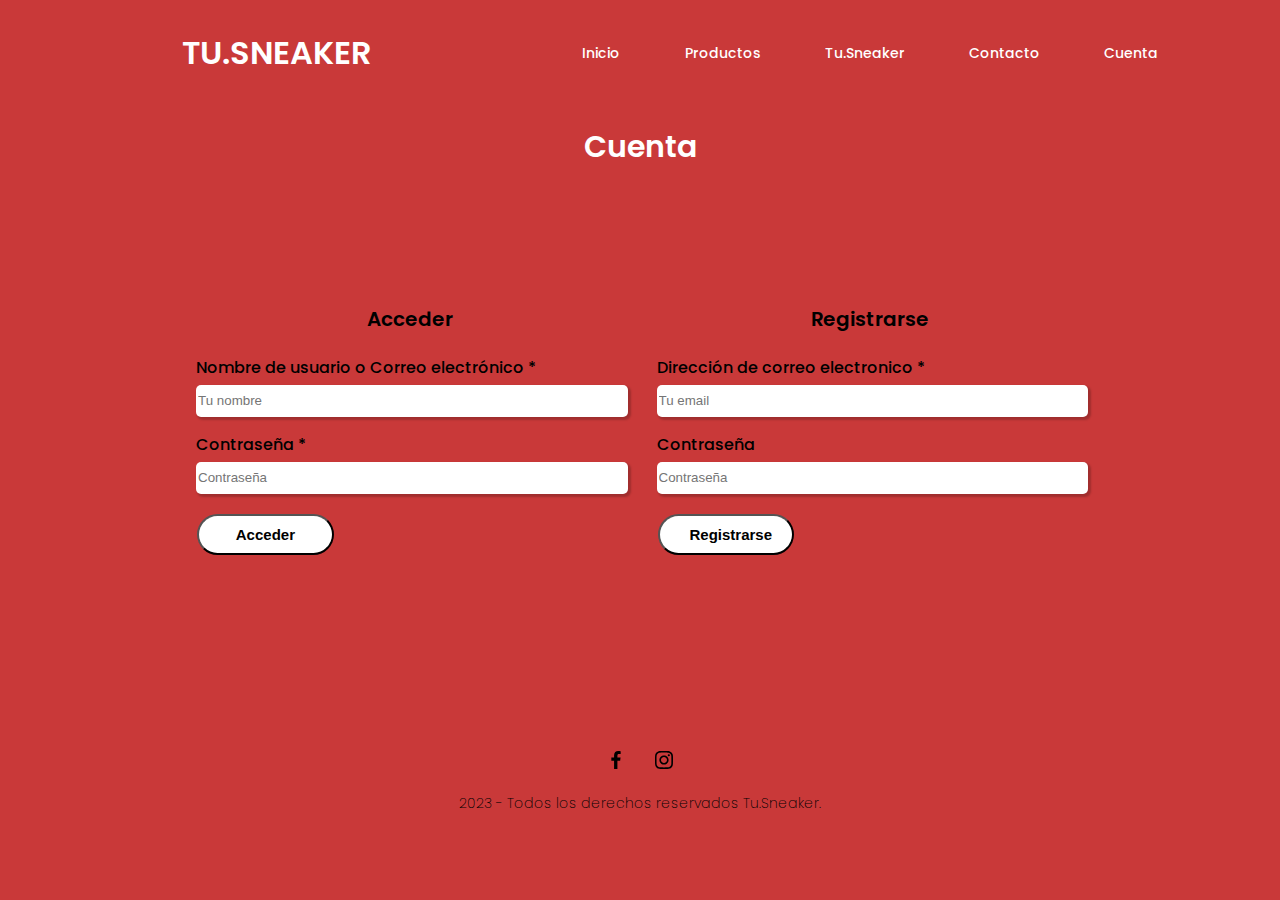
<file: pages/mi-cuenta.html>
<!DOCTYPE html>
<html lang="es">

    <head>
        <meta charset="UTF-8">
        <meta http-equiv="X-UA-Compatible" content="IE=edge">
        <meta name="viewport" content="width=device-width, initial-scale=1.0">
        <link rel="preconnect" href="https://fonts.gstatic.com">
        <link href="https://fonts.googleapis.com/css2?family=Poppins:ital,wght@0,300;0,400;0,500;0,600;1,200&family=Rock+Salt&display=swap" rel="stylesheet">  
        <link href="../scss/base/_normalize.scss" rel="stylesheet">
        <link href="../css/style.css" rel="stylesheet">  
        <title>Cuenta - ArteImpreso</title>
    </head>
 
    <body>
        
        <header class="header"> <!-- Seccion 1 -->
            <div class="grid">
                <div class="textoLogo">
                    <a href="../index.html">
                        <h1>TU.SNEAKER</h1>
                    </a>
                    
                </div>
                <nav class="navegacionPrincipal">
                    <a href="../index.html">Inicio</a>
                    <a href="productos.html">Productos</a>
                    <a href="Tu.Sneaker.html">Tu.Sneaker</a>
                    <a href="contacto.html">Contacto</a>
                    <a href="mi-cuenta.html">Cuenta</a>
                </nav>
            </div>
        </header> 

        <div class="tituloSecundario">
            <h2>Cuenta</h2>
        </div>
        
        <section class="cuentas"> <!-- Seccion 2 -->
            <div class="grid">
                <form class="formulario formularioIzquierda" action="">
                    <fieldset>
                        <legend>Acceder</legend>
                        <div class="contenedorCampos">
                            <div class="campo">
                                <label for="usuario">Nombre de usuario o Correo electrónico <span>*</span></label>
                                <input type="text" placeholder="Tu nombre" id="usuario" required>
                            </div>

                            <div class="campo">
                                <label for="contrasena">Contraseña <span>*</span></label>
                                <input type="password" placeholder="Contraseña" id="contrasena" required>
                            </div>
                        </div>
                    </fieldset>
                    <div class="botonFormulario">
                        <input class="boton botonInput" type="submit" value="Acceder">
                    </div>
                </form>
            
                <form class="formulario" action="">
                    <fieldset>
                        <legend>Registrarse</legend>
                        <div class="contenedorCampos">
                            <div class="campo">
                                <label for="correo2">Dirección de correo electronico <span>*</span></label> 
                                <input type="email" placeholder="Tu email" id="correo2" required>
                            </div>
        
                            <div class="campo">
                                <label for="contrasena2">Contraseña</label>
                                <input type="password" placeholder="Contraseña" id="contrasena2" required>
                            </div>
                        </div>
                    </fieldset>
                    <div class="botonFormulario">
                        <input class="boton botonInput" type="submit" value="Registrarse">
                    </div>
                </form>
            </div>

        </section>  

        <hr class="lineaDivisora">

        <footer class="footer"> <!-- Seccion 4 -->
            <div class="grid">
                <div class="redesFooter">
                    <a href="https://www.facebook.com" target="_blank">
                        <img src="../img/bxl-facebook.svg" alt="Logo de Facebook">
                    </a>
                    <a href="https://www.instagram.com" target="_blank">
                        <img src="../img/bxl-instagram.svg" alt="Logo de Instagram">
                    </a>
                    <div class="textosFooter">
                      <p>2023 - Todos los derechos reservados Tu.Sneaker.</p>
                    </div>  
                </div>                    
            </div>
        </footer>

    </body>
</html>
</file>
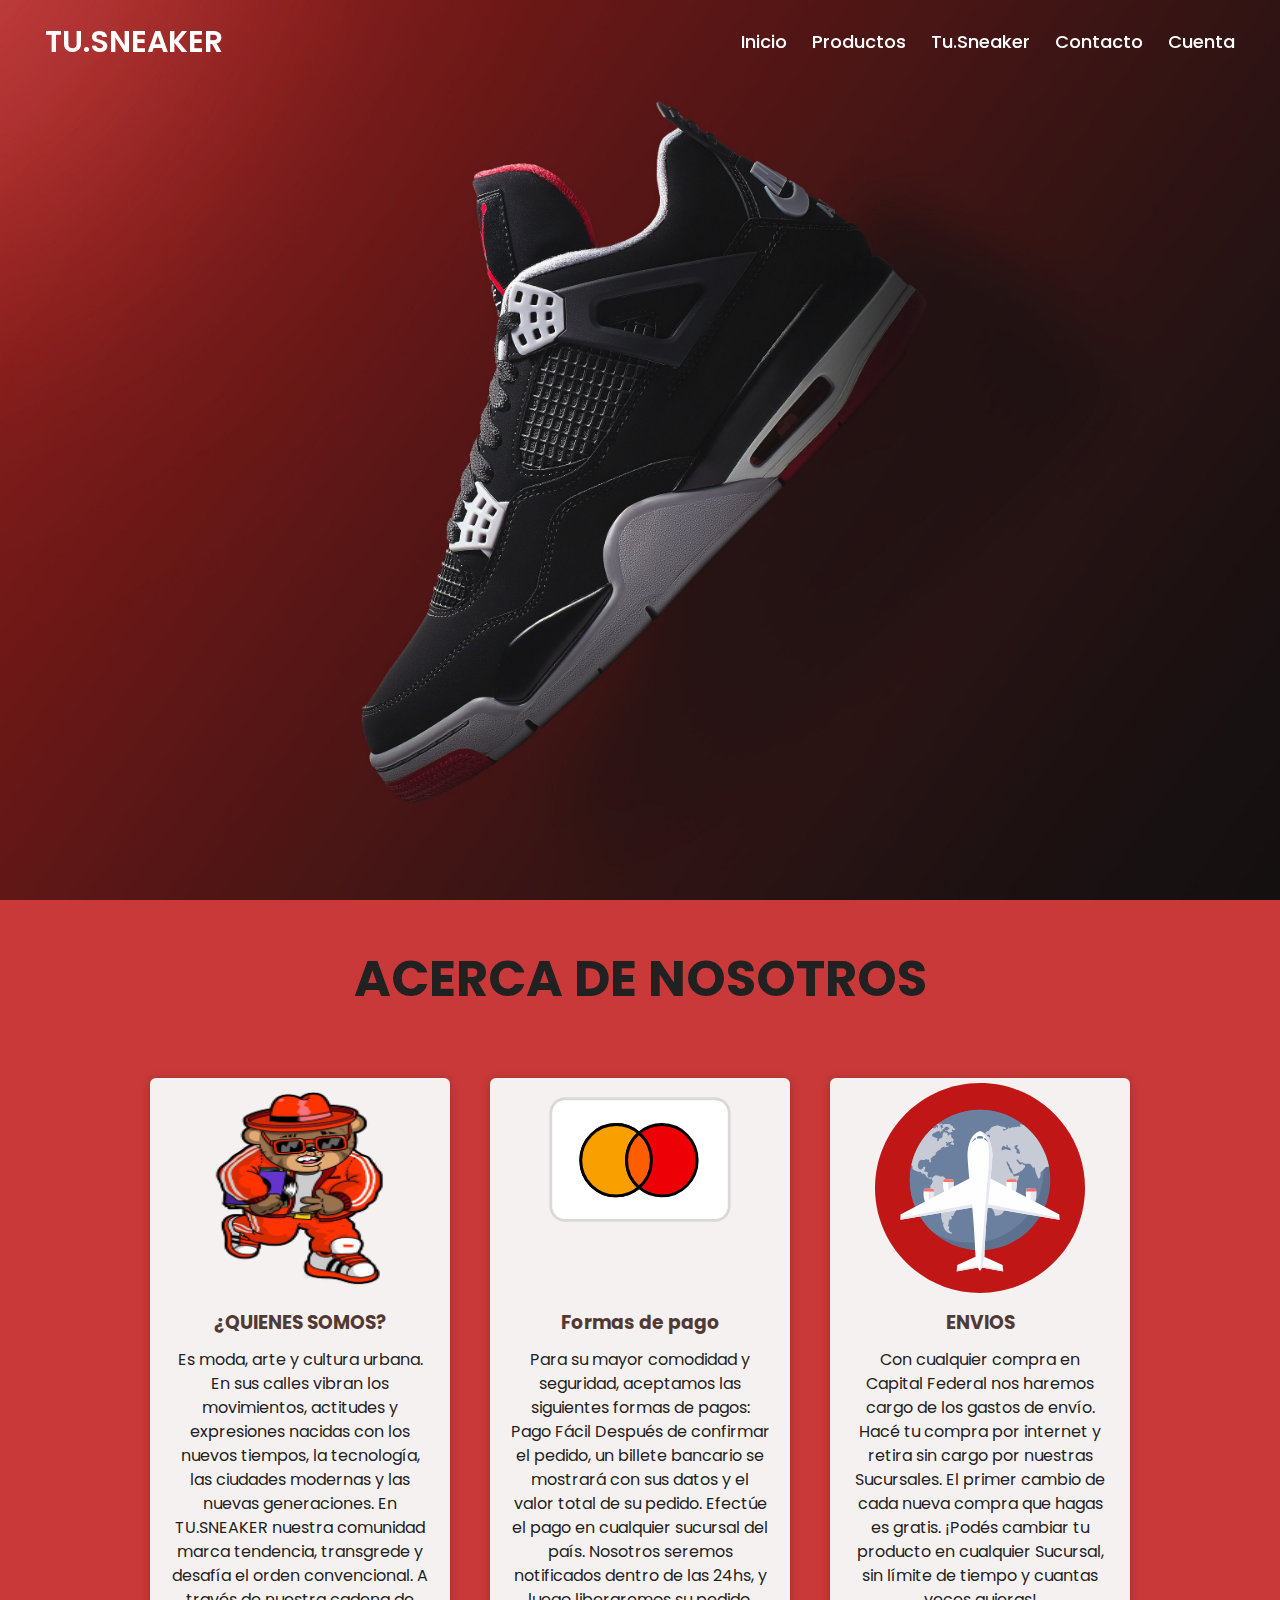
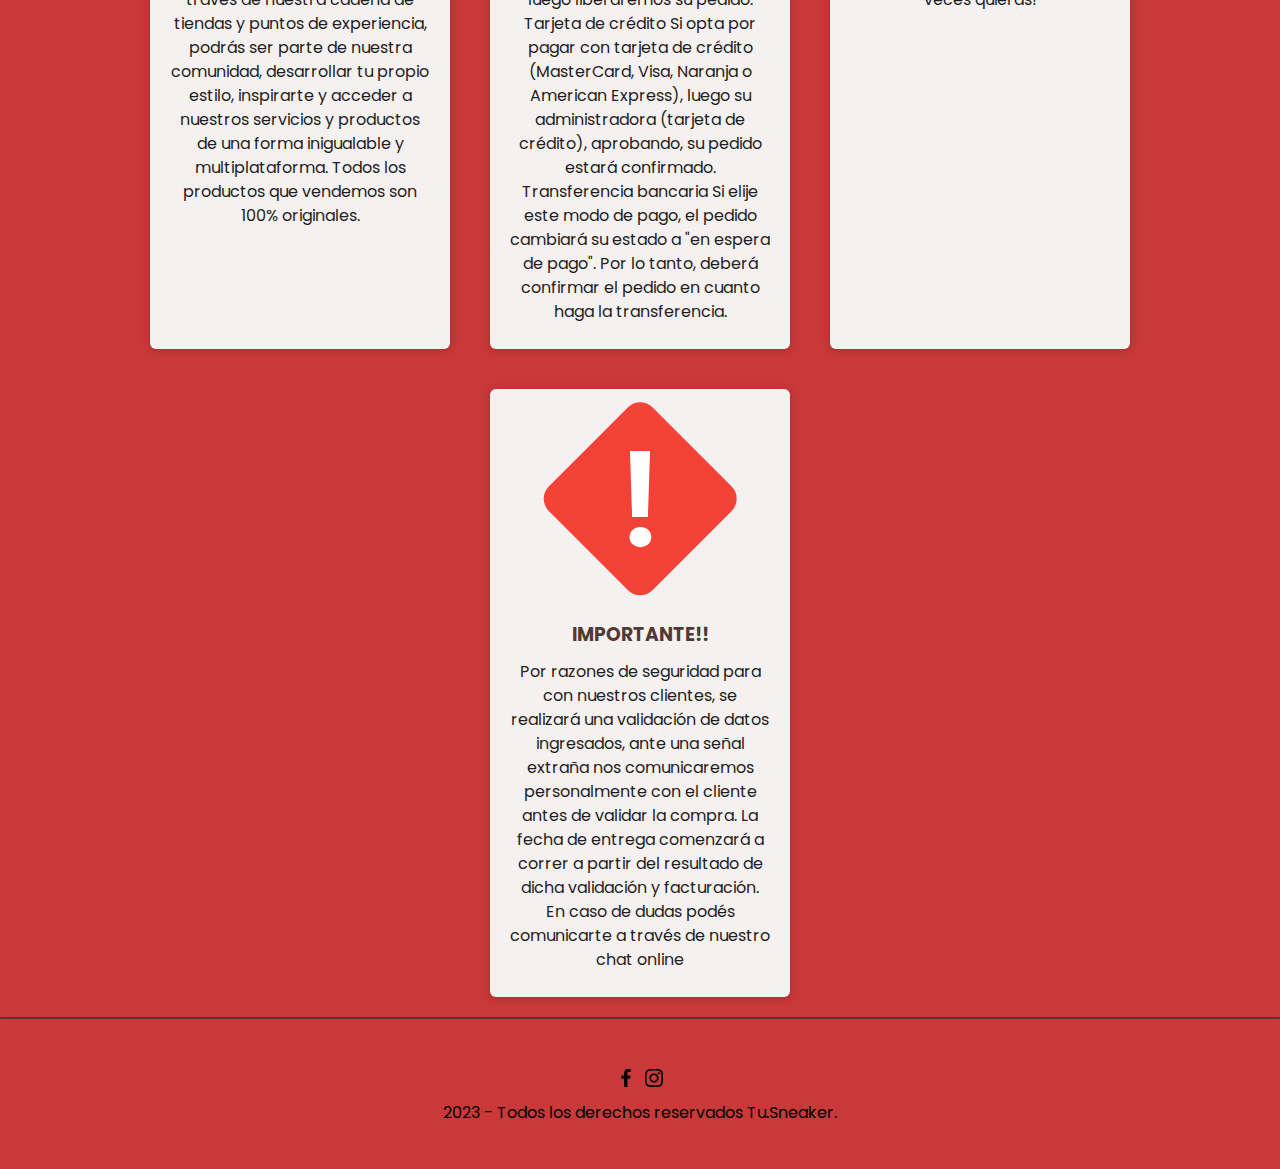
<file: pages/Tu.Sneaker.html>
<!DOCTYPE html>
<html lang="es">

    <head>
        <meta charset="UTF-8">
        <meta http-equiv="X-UA-Compatible" content="IE=edge">
        <meta name="viewport" content="width=device-width, initial-scale=1.0">
        <meta name="description" content="Tienda Tu.Sneaker.Las mejores Zapatillas,NIKE-JORDAN-ADIDAS las encontras acá! Si sos de Buenoas Aires envios sin cargo!">
    <meta name="keywords"  content="NIKE,JORDAN,ADIDAS,ZAPATILLAS,SHOP,SNEAKERS">
    <link href="../css/main.css" rel="stylesheet">  
    <title>NOSOTROS- TU.SNEAKER</title>
    </head>

    <body>
 
        <nav class="navbar">
            <div class="content">
              <div class="logo"><a href="../index.html">TU.SNEAKER</a></div>
              <ul class="menu-list">
                <div class="icon cancel-btn">
                  <i class="fas fa-times"></i>
                </div>
                <li><a href="../index.html">Inicio</a></li>
                <li><a href="../pages/productos.html">Productos</a></li>
                <li><a href="../pages/Tu.Sneaker.html">Tu.Sneaker</a></li>
                <li><a href="../pages/contacto.html">Contacto</a></li>
                <li><a href="../pages/mi-cuenta.html">Cuenta</a></li>
              </ul>
              <div class="icon menu-btn">
                <i class="fas fa-bars"></i>
              </div>
            </div>
        </nav>

        <div class="banner2"></div>

        <section class="tituloNuestroTrabajo">
            <h2>ACERCA DE NOSOTROS</h2>
        </section>


        <div class="container">
            <div class="row cards">
                <div class="card col-xs-12 col-md-6 col-lg-4">
                    <figure class="card__img">
                        <img class="img" src="../img/osito pai.png" alt="Imagen Personaje">
                    </figure>
                    <div class="card__content">
                        <h3>¿QUIENES SOMOS?</h3>
                        <p>Es moda, arte y cultura urbana. En sus calles vibran los movimientos, actitudes y expresiones nacidas con los nuevos tiempos, la tecnología, las ciudades modernas y las nuevas generaciones. En TU.SNEAKER nuestra comunidad marca tendencia, transgrede y desafía el orden convencional. A través de nuestra cadena de tiendas y puntos de experiencia, podrás ser parte de nuestra comunidad, desarrollar tu propio estilo, inspirarte y acceder a nuestros servicios y productos de una forma inigualable y multiplataforma.

                            Todos los productos que vendemos son 100% originales.</p>
                    </div>
                </div>
    
                <div class="card col-xs-12 col-md-6 col-lg-4">
                    <figure class="card__img">
                        <img class="img" src="../img/metodo de pago.svg" alt="Imagen metodo de pago">
                    </figure>
                    <div class="card__content">
                        <h3>Formas de pago </h3>
                        <p>Para su mayor comodidad y seguridad, aceptamos las siguientes formas de pagos:
                            Pago Fácil
                            Después de confirmar el pedido, un billete bancario se mostrará con sus datos y el valor total de su pedido. Efectúe el pago en cualquier sucursal del país. Nosotros seremos notificados dentro de las 24hs, y luego liberaremos su pedido.
                            Tarjeta de crédito
                            Si opta por pagar con tarjeta de crédito (MasterCard, Visa, Naranja o American Express), luego su administradora (tarjeta de crédito), aprobando, su pedido estará confirmado.
                            Transferencia bancaria
                            Si elije este modo de pago, el pedido cambiará su estado a "en espera de pago".
                            Por lo tanto, deberá confirmar el pedido en cuanto haga la transferencia.</p>
                    </div>
                </div>
    
                <div class="card col-xs-12 col-md-12 col-lg-4">
                    <figure class="card__img">
                        <img class="img" src="../img/ventas.svg" alt="Imagen de envios">
                    </figure>
                    <div class="card__content">
                        <h3>ENVIOS</h3>
                        <p>Con cualquier compra en Capital Federal nos haremos cargo de los gastos de envío.

                            Hacé tu compra por internet y retira sin cargo por nuestras Sucursales.
                            
                            El primer cambio de cada nueva compra que hagas es gratis.
                            
                            ¡Podés cambiar tu producto en cualquier Sucursal, sin límite de tiempo y cuantas veces quieras!</p>
                    </div>
                </div>

                <div class="card col-xs-12 col-md-12 col-lg-4">
                    <figure class="card__img">
                        <img class="img" src="../img/high-priority-svgrepo-com.svg" alt="Imagen de Importante">
                    </figure>
                    <div class="card__content">
                        <h3>IMPORTANTE!!</h3>
                        <p>Por razones de seguridad para con nuestros clientes, se realizará una validación de datos ingresados, ante una señal extraña nos comunicaremos personalmente con el cliente antes de validar la compra. La fecha de entrega comenzará a correr a partir del resultado de dicha validación y facturación.

                            En caso de dudas podés comunicarte a través de nuestro chat online</p>
                    </div>
                </div>

            </div>
        </div>

        <hr class="linea-divisora">

        <footer class="footer"> <!-- Seccion 4 -->
            <div class="footer__content container">
              <div class="footer__content-icons row">
                <div class="col">
                    <a href="https://www.facebook.com" target="_blank">
                        <img src="../img/bxl-facebook.svg" alt="Logo de Facebook">
                    </a>
                    <a href="https://www.instagram.com" target="_blank">
                        <img src="../img/bxl-instagram.svg" alt="Logo de Instagram">
                    </a>
                </div>
              </div>
              <div class="footer__content-texts row">
                <div class="col">
                  <p>2023 - Todos los derechos reservados Tu.Sneaker.</p>
                </div>  
              </div>
            </div>
        </footer>
      

        <script src="../js/app.js"></script>
    </body>

</html>
</file>
<file: css/style.css>
/* -----------------Glob----------------- */
html {
    font-size: 62.5%;
    box-sizing: border-box;
}

*,*::before,*::after {
    box-sizing: none;
}

body {
    font-size: 16px;/* 1rem = 10px */
    font-family: 'Poppins', sans-serif;  
    color: var(--negro);
    background-color:#c93939;
}

.grid {
    display: grid;
    grid-template-columns: repeat(12, 1fr);
    width: 90%;
    max-width: 110rem;
    height: 100%;
    margin: auto;
    gap: 1rem;
    overflow: hidden;
    align-items: center;
    justify-content: center;
}

@media only screen and (min-width: 768px) {
    .grid {
        gap: .5rem
    }
}

.contenedor {
    padding: 2rem 0;
    width: 90%;
    max-width: 100rem;
    margin: 0 auto;
   /*  overflow: hidden; */
}

.boton {
    background-color: white;
    color: var(--blanco);
    padding: 1rem 3rem;
    margin-top: 1rem;
    font-size: 1.5rem;
    text-decoration: none;
    font-weight: bold;
    border-radius: 5rem;
    width: 90%;
    text-align: center;
    
}

.boton:hover {
    cursor: pointer;
}

.botonInput {
    width: 30%;
    display: inline-flex;
    justify-content: center;
    /* margin-left: 1.5rem; */
}

.contenedorFormulario {
    margin: 4rem auto;
}

.img {
    width: 95%;
    max-width: 400px;
}

.tituloSecundario h2 {
    font-family:'Poppins', sans-serif ;
    color: white;
    text-align: center;
    font-weight: 600;
    font-size: 3rem;
}



/* -----------------Tipografías----------------- */
h1 {
    font-family: 'Poppins', sans-serif;  
    font-size: 30px;
    font-weight: 600;
    color:white;
}

h2 {
    font-size: 2.8rem;
    color: var(--secundario);
    font-weight: 300;
}

h3 {
    font-size: 1.8rem;
}

p {
    font-weight: 200;
    line-height: 150%;
}


/* -----------------HOME----------------- */
/* Header */
.header {
    height: 100%;
    background: linear-gradient(180deg, var(--primario) 40%, rgba(81, 58, 52, 0.316) 40%);
    box-shadow: 2px 2px 2px 1px rgba(0, 0, 0, 0.2); 
}

@media only screen and (min-width: 1200px) {
    .header {
        background: var(--primario);
       box-shadow: 0 0 0 0;
    }
}

.header span {
    color: var(--negro);
}

.textoLogo {
    grid-column: 1/13;
    text-align: center;
}

@media only screen and (min-width: 1200px) {
    .textoLogo {
        grid-column: 2/6;
        justify-content: flex-start;
        text-align: left;
    }
}

@media only screen and (min-width: 1200px) {

    .textoLogo {
        grid-column: 2/6;
        justify-content: flex-start;
        text-align: left;
    }
}

.textoLogo h1 {
    font-size:  3.2rem;
}

.textoLogo a {
    text-decoration: none;
}

.navegacionPrincipal {
    height: 100%;
    grid-column: 1/13;
    display: flex;
    flex-direction: column;
    align-items: center;
}

.navegacionPrincipal {
    font-family:'Poppins', sans-serif;
    color: white;
  
    
}
.navegacionPrincipal a {
text-decoration: none;
font-weight: 600;
}
@media only screen and (min-width: 1200px) {
    .navegacionPrincipal {
        grid-column: 6/13;
        flex-direction: row;
        justify-content: space-around;
    }
}

.navegacionPrincipal a {
    text-decoration: none;
    color:white;
    font-weight: 600;
    background-image: linear-gradient(currentColor, currentColor);
    background-position: 50% 100%;
    background-repeat: no-repeat;
    background-size: 0% 2px;
    transition: background-size .3s;
    margin: .6rem .5rem;
    font-size: 20px;
}

@media only screen and (min-width: 1200px) {
    .navegacionPrincipal a {
        color: var(--secundario);
        font-weight: 500;
        font-size: 1.4rem;
    }
}
.navegacionPrincipal a:hover {
    background-size: 100% 2px;
}

/* Hero */
.hero {
    height: 65rem;
    position: relative;
}

@media only screen and (min-width: 1200px) {
    .hero {
        height: 50rem;
    }
}

.imagenHero {
    width: 100%;
    height: auto;
    grid-column: 2/12;
    text-align: center;
    z-index: 1;
}

.imagenHero img {
    transform: rotate(-10deg);
    
}

@media only screen and (min-width: 1200px) {
    .imagenHero {
        grid-column: 1/7;
    }
}

.textosHero {
    grid-column: 1/13;
    z-index: 1;
    width: 100%;
}

@media only screen and (min-width: 768px) {
    .textosHero,
    .textosMain {
        grid-column: 2/12;
    }
}

@media only screen and (min-width: 1200px) {
    .textosHero {
        grid-column: 7/13;
        display: flex;
        flex-direction: column;
        align-items: flex-start;
        justify-content: flex-start;
        align-content: flex-start;
        width: 90%;
    }
}

.textosHero h2,
.textosMain h2 {
    text-align: center;
    margin-top: 0;
}
.textosHero p {
    width: 95%;
    text-align: center;
}

@media only screen and (min-width: 1200px) {
    .textosHero p,
    .textosHero a {
        text-align: justify;
    }
}

.botonesHero {
    display: inline-block;
    text-align: center;
    width: 100%;
}

.botonesHero a,
.botonMain a {
    font-size: 1rem;
}

@media only screen and (min-width: 1200px) {
    .botonesHero {
        display: block;
        width: 100%;
        text-align: left;
    }

    .botonesHero a {
        font-size: 1.4rem;
    }
}

.waveHero {
    position: absolute;
    bottom: 0;
    margin-bottom: -.5rem; 
    width: 102%;
    z-index: 0;
}

/* Main */
.contenidoMain {
    background-color: var(--blanco);
    height: 65rem;
}

@media only screen and (min-width: 480px) {
    .contenidoMain {
        height: 70rem;
    }
}

@media only screen and (min-width: 1200px) {
    .contenidoMain {
        height: 50rem;
    }
}

.textosMain {
    grid-column: 1/13;
    grid-row: 2/3;
}

@media only screen and (min-width: 1200px) {
    .textosMain {
        grid-column: 2/7;
        grid-row: 1/2;
    }
}

.textosMain p {
    padding-bottom: 2rem;
    width: 95%;
    text-align: center;
}

@media only screen and (min-width: 1200px) {
    .textosMain p,
    .textosMain h2 {
        text-align: justify;
    }
}

.botonMain {
    display: inline-block;
    width: 100%;
    text-align: center;
    margin-bottom: 2rem;
}

.botonMain a {
    font-size: 1rem;
}

@media only screen and (min-width: 1200px) {
    .botonMain a {
        font-size: 1.4rem;
    }

    .botonMain {
        text-align: left;
    }
}

.imagenMain {
    width: 100%;
    height: auto;
    grid-column: 1/13;
    grid-row: 1/2;
    text-align: center;
}

.imagenMain img {
    transform: rotate(10deg);
}

@media only screen and (min-width: 1200px) {
    .imagenMain {
        grid-column: 7/13;
        grid-row: 1/2;
    }
}

/* Footer */
.footer {
    height: 15rem;
}

.footer p {
    font-size: 1.4rem;
}

.redesFooter {
    grid-column: 1/13;
    text-align: center;
}

.redesFooter a {
    text-decoration: none;
    margin-left: 1rem;
    margin-right: 1rem;
}



/* -----------------tu.sneaker----------------- */
/* Hero */
.heroNuestroProducto {
    background-image: url(../img/living.jpg);
    background-size: cover;
    background-repeat: no-repeat;
    background-position: center center;
    width: 100%;
    height: 60rem;
}

.textosHeroNP {
    grid-column: 1/13;
    text-align: center;
}
.textosHeroNP  h2{
    margin-bottom: 30rem;
    font-weight: 600;
    color: var(--blanco);
    font-size: 4rem;
    text-shadow: 2px 2px 2px rgba(94, 94, 95, 0.487);
}

/* Fabricación */
.fabricacion {
    height: 90rem;
}

.textosFabricacion {
    grid-column: 1/13;
    text-align: center;
}

@media only screen and (min-width: 480px) {
    .textosFabricacion {
        grid-column: 3/11;
        
        justify-content: flex-start;
    }
}

@media only screen and (min-width: 1200px) {
    .textosFabricacion {
        grid-column: 2/7;

    }
}

.imgFabricacion {
    grid-column: 1/13;
    justify-self: center;
}

@media only screen and (min-width: 1200px) {
    .fabricacion {
        margin-top: 5rem;
        height: 58rem;
    }

    .imgFabricacion {
        grid-column: 7/13;
    }

    .imgFabricacion {
        width: 70%;
  
    }
    .textosFabricacion {
        text-align: left;
        width: 90%;
    } 
}

.imgFabricacion img {
    width: 100%;
    box-shadow: 2px 2px 2px 1px rgba(0, 0, 0, 0.2); 
   
}

/* Instalación */
.instalacion {
    height: 55rem;
}

.textosInstalacion {
    grid-column: 1/13;
    text-align: center;
}

@media only screen and (min-width: 480px) {
    .textosInstalacion {
        grid-column: 3/11;
    }  
}

.textosInstalacion ul {
    text-align: left;
}

.textosAdvertencia {
    grid-column: 1/13;
    text-align: center;
}

@media only screen and (min-width: 480px) {
    .textosAdvertencia {
        grid-column: 3/11;
    }
}

@media only screen and (min-width: 1200px) {
    .instalacion {
        height: 40rem;
    }

    .textosInstalacion {
        grid-column: 2/6;
        grid-row: 1/2;
        text-align: left;
    }

    .textosAdvertencia {
        grid-column: 8/13;
        grid-row: 1/2;
        text-align: left;
        width: 90%;
        text-align: justify;
    }
}




/* -----------------CONTACTOS----------------- */
/* Textos */
.textosContacto {
    grid-column: 1/13;
    text-align: center;
}

.textosContacto h2 {
    font-family: 'Poppins', sans-serif;
    color: white;
    font-weight: 600;
    width: 95%;
    text-shadow: 2px 2px 2px rgba(94, 94, 95, 0.487);
}

.textosContacto hr {
    width: 30%;
    border: 0;
    height: .2rem;
    border-radius: 1rem;
    /* margin-left: 0%; */
    background-color: var(--secundario);
}

.correoContacto {
    display: flex;
    justify-content: center;
    align-items: center;
}

@media only screen and (min-width: 768px) {
    .textosContacto {
       grid-column: 2/7;
       text-align: left;
    }

    .textosContacto hr {
        margin-left: 0%;
    }

    .correoContacto {
        justify-content: flex-start;
    }

    .botonMain {
        margin-left: 1rem;
    }
}

/* Formulario */
.formulario {
    grid-column: 1/13;
/*     text-align: center; */
    background-color: var(--primarioº);
    width: min(60rem, 100% );
    margin: 0 auto;
    /* padding: 1rem; */
    margin-bottom: 3rem;
}

.formulario fieldset {
    border: none;
}

.formulario legend {
    color: var(--secundario);
    text-align: center;
    font-size: 2rem;
    font-weight: 600;
}
.campo span {
    color: var(--rojo);
}

.campo label{
    display: block;
    margin: 1.5rem 0 .5rem 0;
    width: 100%;
    font-weight: 500;
}

.campo input {
    border-radius: .5rem;
    border: 1rem var(--negro);
    box-shadow: 2px 2px 2px 1px rgba(0, 0, 0, 0.2);
    height: 3rem;
    /* width: 80%; */
    width: 100%;
}

.campo textarea {
    border-radius: .5rem;
    border: 1rem var(--negro);
    box-shadow: 2px 2px 2px 1px rgba(0, 0, 0, 0.2);
    height: 8rem;
    width: 100%;
    /* width: 80%; */
}

@media only screen and (min-width: 1200px) {
    .cuentas {
        height: 50rem;
    }

    .contacto {
        height: 50rem;
    }

    .formulario {
        grid-column: 7/12;
    }

    .formularioIzquierda {
        grid-column: 2/7;
    }
}

.lineaDivisora {
    border: 0px solid var(--secundario);
    height: .2rem;
    border-radius: 1rem;
    background-color: var(--secundario);
}

.botonFormulario {
    display: inline-block;
    width: 100%;
    text-align: center;
}

@media only screen and (min-width: 1200px) {
    .botonFormulario {
        text-align: left;
        margin-left: 1.5rem;
    }
}

.botonFormulario input {
    padding: auto 2rem;
}






/* -----------------PRODUCTOS----------------- */
.galeria h2 {
    text-align: center;
}
.imgProductos {
    width: 100%; /* need to overwrite inline dimensions */

    height: auto;
}
  
.gridGaleria {
    display: grid;
    grid-template-columns: repeat(auto-fill, minmax(30rem, 1fr));
    grid-gap: 1em;
}

/* Galeria de imagenes */
.cuadroGaleria{
    position: relative;
}
  
.cuadroGaleriaImagen {
    line-height: 0;
    overflow: hidden;
}
  
.cuadroGaleriaImagen img {
    filter: blur(0px);
    transition: filter 0.3s ease-in;
    transform: scale(1.1);
}

.cuadroGaleriaTitulo {
    font-size: 1.5em;
    font-weight: bold;
    text-align: center;
    text-decoration: none;
    z-index: 1;
    position: absolute;
    height: 100%;
    width: 100%;
    top: 0;
    left: 0;
    opacity: 0;
    transition: opacity .5s;
    background: rgba(82, 58, 52, 0.4);
    color: var(--blanco);
    /* Posición del texto */
    display: flex;
    align-items: center;
    justify-content: center;
}

.cuadroGaleria:hover .cuadroGaleriaTitulo {
    opacity: 1;
}
  
.cuadroGaleria:hover .cuadroGaleriaImagen img {
    filter: blur(2px);
}
  
@media (hover: none) { 
    .cuadroGaleriaTitulo {
        opacity: 1;
    }

    .cuadroGaleriaImagen img {
        filter: blur(2px);
    }
}
</file>
<file: css/main.css>
@charset "UTF-8";
/* BASE */
/*! normalize.css v8.0.1 | MIT License | github.com/necolas/normalize.css */
/* Document
   ========================================================================== */
/**
 * 1. Correct the line height in all browsers.
 * 2. Prevent adjustments of font size after orientation changes in iOS.
 */
@import url("https://fonts.googleapis.com/css2?family=Poppins:wght@200;300;400;500;600;700&display=swap");
* {
  margin: 0;
  padding: 0;
  box-sizing: border-box;
}

html {
  line-height: 1.15; /* 1 */
  font-size: 62.5%;
  -webkit-text-size-adjust: 100%; /* 2 */
}

/* Sections
   ========================================================================== */
/**
 * Remove the margin in all browsers.
 */
body {
  margin: 0;
  font-size: 16px;
  background-color:#c93939;
}

/**
 * Render the `main` element consistently in IE.
 */
main {
  display: block;
}

/**
 * Correct the font size and margin on `h1` elements within `section` and
 * `article` contexts in Chrome, Firefox, and Safari.
 */
h1 {
  font-size: 2em;
  margin: 0.67em 0;
}

/* Grouping content
   ========================================================================== */
/**
 * 1. Add the correct box sizing in Firefox.
 * 2. Show the overflow in Edge and IE.
 */
hr {
  box-sizing: content-box; /* 1 */
  height: 0; /* 1 */
  overflow: visible; /* 2 */
}

/**
 * 1. Correct the inheritance and scaling of font size in all browsers.
 * 2. Correct the odd `em` font sizing in all browsers.
 */
pre {
  font-family: monospace, monospace; /* 1 */
  font-size: 1em; /* 2 */
}

/* Text-level semantics
   ========================================================================== */
/**
 * Remove the gray background on active links in IE 10.
 */
a {
  background-color: transparent;
}

/**
 * 1. Remove the bottom border in Chrome 57-
 * 2. Add the correct text decoration in Chrome, Edge, IE, Opera, and Safari.
 */
abbr[title] {
  border-bottom: none; /* 1 */
  text-decoration: underline; /* 2 */
  text-decoration: underline dotted; /* 2 */
}

/**
 * Add the correct font weight in Chrome, Edge, and Safari.
 */
b,
strong {
  font-weight: bolder;
}

/**
 * 1. Correct the inheritance and scaling of font size in all browsers.
 * 2. Correct the odd `em` font sizing in all browsers.
 */
code,
kbd,
samp {
  font-family: monospace, monospace; /* 1 */
  font-size: 1em; /* 2 */
}

/**
 * Add the correct font size in all browsers.
 */
small {
  font-size: 80%;
}

/**
 * Prevent `sub` and `sup` elements from affecting the line height in
 * all browsers.
 */
sub,
sup {
  font-size: 75%;
  line-height: 0;
  position: relative;
  vertical-align: baseline;
}

sub {
  bottom: -0.25em;
}

sup {
  top: -0.5em;
}

/* Embedded content
   ========================================================================== */
/**
 * Remove the border on images inside links in IE 10.
 */
img {
  border-style: none;
}

/* Forms
   ========================================================================== */
/**
 * 1. Change the font styles in all browsers.
 * 2. Remove the margin in Firefox and Safari.
 */
button,
input,
optgroup,
select,
textarea {
  font-family: inherit; /* 1 */
  font-size: 100%; /* 1 */
  line-height: 1.15; /* 1 */
  margin: 0; /* 2 */
}

/**
 * Show the overflow in IE.
 * 1. Show the overflow in Edge.
 */
button,
input { /* 1 */
  overflow: visible;
}

/**
 * Remove the inheritance of text transform in Edge, Firefox, and IE.
 * 1. Remove the inheritance of text transform in Firefox.
 */
button,
select { /* 1 */
  text-transform: none;
}

/**
 * Correct the inability to style clickable types in iOS and Safari.
 */
button,
[type=button],
[type=reset],
[type=submit] {
  -webkit-appearance: button;
}

/**
 * Remove the inner border and padding in Firefox.
 */
button::-moz-focus-inner,
[type=button]::-moz-focus-inner,
[type=reset]::-moz-focus-inner,
[type=submit]::-moz-focus-inner {
  border-style: none;
  padding: 0;
}

/**
 * Restore the focus styles unset by the previous rule.
 */
button:-moz-focusring,
[type=button]:-moz-focusring,
[type=reset]:-moz-focusring,
[type=submit]:-moz-focusring {
  outline: 1px dotted ButtonText;
}

/**
 * Correct the padding in Firefox.
 */
fieldset {
  padding: 0.35em 0.75em 0.625em;
}

/**
 * 1. Correct the text wrapping in Edge and IE.
 * 2. Correct the color inheritance from `fieldset` elements in IE.
 * 3. Remove the padding so developers are not caught out when they zero out
 *    `fieldset` elements in all browsers.
 */
legend {
  box-sizing: border-box; /* 1 */
  color: inherit; /* 2 */
  display: table; /* 1 */
  max-width: 100%; /* 1 */
  padding: 0; /* 3 */
  white-space: normal; /* 1 */
}

/**
 * Add the correct vertical alignment in Chrome, Firefox, and Opera.
 */
progress {
  vertical-align: baseline;
}

/**
 * Remove the default vertical scrollbar in IE 10+.
 */
textarea {
  overflow: auto;
}

/**
 * 1. Add the correct box sizing in IE 10.
 * 2. Remove the padding in IE 10.
 */
[type=checkbox],
[type=radio] {
  box-sizing: border-box; /* 1 */
  padding: 0; /* 2 */
}

/**
 * Correct the cursor style of increment and decrement buttons in Chrome.
 */
[type=number]::-webkit-inner-spin-button,
[type=number]::-webkit-outer-spin-button {
  height: auto;
}

/**
 * 1. Correct the odd appearance in Chrome and Safari.
 * 2. Correct the outline style in Safari.
 */
[type=search] {
  -webkit-appearance: textfield; /* 1 */
  outline-offset: -2px; /* 2 */
}

/**
 * Remove the inner padding in Chrome and Safari on macOS.
 */
[type=search]::-webkit-search-decoration {
  -webkit-appearance: none;
}

/**
 * 1. Correct the inability to style clickable types in iOS and Safari.
 * 2. Change font properties to `inherit` in Safari.
 */
::-webkit-file-upload-button {
  -webkit-appearance: button; /* 1 */
  font: inherit; /* 2 */
}

/* Interactive
   ========================================================================== */
/*
 * Add the correct display in Edge, IE 10+, and Firefox.
 */
details {
  display: block;
}

/*
 * Add the correct display in all browsers.
 */
summary {
  display: list-item;
}

/* Misc
   ========================================================================== */
/**
 * Add the correct display in IE 10+.
 */
template {
  display: none;
}

/**
 * Add the correct display in IE 10.
 */
[hidden] {
  display: none;
}

* {
  font-family: "Poppins", sans-serif;
}

.title-xs {
  font-size: 1.6rem;
  font-weight: 200;
  line-height: 150%;
}

.title-md {
  font-size: 2rem;
  font-weight: 300;
  line-height: 150%;
}

.title-lg {
  font-size: 2.4rem;
  font-weight: 400;
  line-height: 150%;
}

.title-lgBold {
  font-size: 2.4rem;
  font-weight: 700;
  line-height: 150%;
}

.title-xl {
  font-size: 3.2rem;
  font-weight: 500;
  line-height: 150%;
}

.title-xxl {
  font-size: 4rem;
  font-weight: 600;
  line-height: 150%;
}

.title-xxxl {
  font-size: 4.4rem;
  font-weight: 700;
  line-height: 150%;
}

/* GRID SYSTEM */
/*------------------------------------*\
* CONTAINER
\*------------------------------------*/
/*------------------------------------*\
* COLUMNS
\*------------------------------------*/
/*------------------------------------*\
* BREAKPOINTS
\*------------------------------------*/
/**
* BREAKPOINT MIXINGS
*/
/**
* SMALL (XS)
*/
/**
* SMALL (SM)
*/
/**
* MEDIUM (MD)
*/
/**
* LARGE (LG)
*/
*, ::after, ::before {
  box-sizing: border-box;
}

.container {
  max-width: 115rem;
  margin: 0 auto;
}

.row {
  display: flex;
  flex-wrap: wrap;
}

.row.no-gutter [class*=col] {
  padding: 0;
}

[class*=col].no-gutter {
  padding: 0;
}

[class*=col] {
  padding: 0.5rem;
}

.col {
  flex-shrink: 1;
  flex-basis: 0;
  flex-grow: 1;
}

/**
* EXTRA SMALL (XS)
*/
/*------------------------------------*\
# COLUMNS
\*------------------------------------*/
.col-xs-1 {
  width: 8.3333333333%;
}

.col-xs-2 {
  width: 16.6666666667%;
}

.col-xs-3 {
  width: 25%;
}

.col-xs-4 {
  width: 33.3333333333%;
}

.col-xs-5 {
  width: 41.6666666667%;
}

.col-xs-6 {
  width: 50%;
}

.col-xs-7 {
  width: 58.3333333333%;
}

.col-xs-8 {
  width: 66.6666666667%;
}

.col-xs-9 {
  width: 75%;
}

.col-xs-10 {
  width: 83.3333333333%;
}

.col-xs-11 {
  width: 91.6666666667%;
}

.col-xs-12 {
  width: 100%;
}

/*------------------------------------*\
# OFFSET COLUMNS
\*------------------------------------*/
.col-xs-offset-1 {
  margin-left: 8.3333333333%;
}

.col-xs-offset-2 {
  margin-left: 16.6666666667%;
}

.col-xs-offset-3 {
  margin-left: 25%;
}

.col-xs-offset-4 {
  margin-left: 33.3333333333%;
}

.col-xs-offset-5 {
  margin-left: 41.6666666667%;
}

.col-xs-offset-6 {
  margin-left: 50%;
}

.col-xs-offset-7 {
  margin-left: 58.3333333333%;
}

.col-xs-offset-8 {
  margin-left: 66.6666666667%;
}

.col-xs-offset-9 {
  margin-left: 75%;
}

.col-xs-offset-10 {
  margin-left: 83.3333333333%;
}

.col-xs-offset-11 {
  margin-left: 91.6666666667%;
}

.col-xs-offset-12 {
  margin-left: 100%;
}

/*------------------------------------*\
# ORDERING
\*------------------------------------*/
/*------------------------------------*\
# HIDDING ELEMENTS
\*------------------------------------*/
/**
* SMALL (SM), MEDIUM (MD), LARGE (LG)
*/
@media (min-width: 768px) {
  /*------------------------------------*\
  # COLUMNS
  \*------------------------------------*/
  .col-sm-1 {
    width: 8.3333333333%;
  }
  .col-sm-2 {
    width: 16.6666666667%;
  }
  .col-sm-3 {
    width: 25%;
  }
  .col-sm-4 {
    width: 33.3333333333%;
  }
  .col-sm-5 {
    width: 41.6666666667%;
  }
  .col-sm-6 {
    width: 50%;
  }
  .col-sm-7 {
    width: 58.3333333333%;
  }
  .col-sm-8 {
    width: 66.6666666667%;
  }
  .col-sm-9 {
    width: 75%;
  }
  .col-sm-10 {
    width: 83.3333333333%;
  }
  .col-sm-11 {
    width: 91.6666666667%;
  }
  .col-sm-12 {
    width: 100%;
  }
  /*------------------------------------*\
  # OFFSET COLUMNS
  \*------------------------------------*/
  .col-sm-offset-1 {
    margin-left: 8.3333333333%;
  }
  .col-sm-offset-2 {
    margin-left: 16.6666666667%;
  }
  .col-sm-offset-3 {
    margin-left: 25%;
  }
  .col-sm-offset-4 {
    margin-left: 33.3333333333%;
  }
  .col-sm-offset-5 {
    margin-left: 41.6666666667%;
  }
  .col-sm-offset-6 {
    margin-left: 50%;
  }
  .col-sm-offset-7 {
    margin-left: 58.3333333333%;
  }
  .col-sm-offset-8 {
    margin-left: 66.6666666667%;
  }
  .col-sm-offset-9 {
    margin-left: 75%;
  }
  .col-sm-offset-10 {
    margin-left: 83.3333333333%;
  }
  .col-sm-offset-11 {
    margin-left: 91.6666666667%;
  }
  .col-sm-offset-12 {
    margin-left: 100%;
  }
  /*------------------------------------*\
  # ORDERING
  \*------------------------------------*/
  /*------------------------------------*\
  # HIDDING ELEMENTS
  \*------------------------------------*/
}
@media (min-width: 992px) {
  /*------------------------------------*\
  # COLUMNS
  \*------------------------------------*/
  .col-md-1 {
    width: 8.3333333333%;
  }
  .col-md-2 {
    width: 16.6666666667%;
  }
  .col-md-3 {
    width: 25%;
  }
  .col-md-4 {
    width: 33.3333333333%;
  }
  .col-md-5 {
    width: 41.6666666667%;
  }
  .col-md-6 {
    width: 50%;
  }
  .col-md-7 {
    width: 58.3333333333%;
  }
  .col-md-8 {
    width: 66.6666666667%;
  }
  .col-md-9 {
    width: 75%;
  }
  .col-md-10 {
    width: 83.3333333333%;
  }
  .col-md-11 {
    width: 91.6666666667%;
  }
  .col-md-12 {
    width: 100%;
  }
  /*------------------------------------*\
  # OFFSET COLUMNS
  \*------------------------------------*/
  .col-md-offset-1 {
    margin-left: 8.3333333333%;
  }
  .col-md-offset-2 {
    margin-left: 16.6666666667%;
  }
  .col-md-offset-3 {
    margin-left: 25%;
  }
  .col-md-offset-4 {
    margin-left: 33.3333333333%;
  }
  .col-md-offset-5 {
    margin-left: 41.6666666667%;
  }
  .col-md-offset-6 {
    margin-left: 50%;
  }
  .col-md-offset-7 {
    margin-left: 58.3333333333%;
  }
  .col-md-offset-8 {
    margin-left: 66.6666666667%;
  }
  .col-md-offset-9 {
    margin-left: 75%;
  }
  .col-md-offset-10 {
    margin-left: 83.3333333333%;
  }
  .col-md-offset-11 {
    margin-left: 91.6666666667%;
  }
  .col-md-offset-12 {
    margin-left: 100%;
  }
  /*------------------------------------*\
  # ORDERING
  \*------------------------------------*/
  /*------------------------------------*\
  # HIDDING ELEMENTS
  \*------------------------------------*/
}
@media (min-width: 1200px) {
  /*------------------------------------*\
  # COLUMNS
  \*------------------------------------*/
  .col-lg-1 {
    width: 8.3333333333%;
  }
  .col-lg-2 {
    width: 16.6666666667%;
  }
  .col-lg-3 {
    width: 25%;
  }
  .col-lg-4 {
    width: 33.3333333333%;
  }
  .col-lg-5 {
    width: 41.6666666667%;
  }
  .col-lg-6 {
    width: 50%;
  }
  .col-lg-7 {
    width: 58.3333333333%;
  }
  .col-lg-8 {
    width: 66.6666666667%;
  }
  .col-lg-9 {
    width: 75%;
  }
  .col-lg-10 {
    width: 83.3333333333%;
  }
  .col-lg-11 {
    width: 91.6666666667%;
  }
  .col-lg-12 {
    width: 100%;
  }
  /*------------------------------------*\
  # OFFSET COLUMNS
  \*------------------------------------*/
  .col-lg-offset-1 {
    margin-left: 8.3333333333%;
  }
  .col-lg-offset-2 {
    margin-left: 16.6666666667%;
  }
  .col-lg-offset-3 {
    margin-left: 25%;
  }
  .col-lg-offset-4 {
    margin-left: 33.3333333333%;
  }
  .col-lg-offset-5 {
    margin-left: 41.6666666667%;
  }
  .col-lg-offset-6 {
    margin-left: 50%;
  }
  .col-lg-offset-7 {
    margin-left: 58.3333333333%;
  }
  .col-lg-offset-8 {
    margin-left: 66.6666666667%;
  }
  .col-lg-offset-9 {
    margin-left: 75%;
  }
  .col-lg-offset-10 {
    margin-left: 83.3333333333%;
  }
  .col-lg-offset-11 {
    margin-left: 91.6666666667%;
  }
  .col-lg-offset-12 {
    margin-left: 100%;
  }
  /*------------------------------------*\
  # ORDERING
  \*------------------------------------*/
  /*------------------------------------*\
  # HIDDING ELEMENTS
  \*------------------------------------*/
}
/* UTILITIES */
.img {
  height: auto;
  max-width: 100%;
}

/* COMPONENTS */
/* PALETA DE COLORES */
/* Paleta de colores en forma de maps */
.button__primary, .button__secondary {
  height: 4rem;
  min-width: 150px;
  border: none;
  border-radius: 5rem;
  margin: 0.5rem 0;
  box-shadow: 2px 2px 6px 2px rgba(0, 0, 0, 0.2);
  transition: 0.5s all ease-in-out;
}
.button__primary:hover, .button__secondary:hover {
  cursor: pointer;
}
.button__primary a, .button__secondary a {
  color: rgba(247, 247, 247, 0.968627451);
  text-decoration: none;
  font-size: 16px;
}

.button__primary {
  background: #523A34;
}
.button__primary:hover {
  background: #523A34;
}
.button__primary:hover a {
  color: rgba(247, 247, 247, 0.968627451);
}
.button__secondary {
  background: none;
  border: 2px solid #523A34;
}
.button__secondary a {
  color: #523A34;
  font-weight: bold;
}
.button__secondary:hover {
  background: #c93939;
}
.button__secondary:hover a {
  color: #523A34;
}

/* LAYOUTS */
/*! normalize.css v8.0.1 | MIT License | github.com/necolas/normalize.css */
/* Document
   ========================================================================== */
/**
 * 1. Correct the line height in all browsers.
 * 2. Prevent adjustments of font size after orientation changes in iOS.
 */
* {
  margin: 0;
  padding: 0;
  box-sizing: border-box;
}

html {
  line-height: 1.15; /* 1 */
  font-size: 62.5%;
  -webkit-text-size-adjust: 100%; /* 2 */
}

/* Sections
   ========================================================================== */
/**
 * Remove the margin in all browsers.
 */
body {
  margin: 0;
  font-size: 16px;
}

/**
 * Render the `main` element consistently in IE.
 */
main {
  display: block;
}

/**
 * Correct the font size and margin on `h1` elements within `section` and
 * `article` contexts in Chrome, Firefox, and Safari.
 */
h1 {
  font-size: 2em;
  margin: 0.67em 0;
}

/* Grouping content
   ========================================================================== */
/**
 * 1. Add the correct box sizing in Firefox.
 * 2. Show the overflow in Edge and IE.
 */
hr {
  box-sizing: content-box; /* 1 */
  height: 0; /* 1 */
  overflow: visible; /* 2 */
}

/**
 * 1. Correct the inheritance and scaling of font size in all browsers.
 * 2. Correct the odd `em` font sizing in all browsers.
 */
pre {
  font-family: monospace, monospace; /* 1 */
  font-size: 1em; /* 2 */
}

/* Text-level semantics
   ========================================================================== */
/**
 * Remove the gray background on active links in IE 10.
 */
a {
  background-color: transparent;
}

/**
 * 1. Remove the bottom border in Chrome 57-
 * 2. Add the correct text decoration in Chrome, Edge, IE, Opera, and Safari.
 */
abbr[title] {
  border-bottom: none; /* 1 */
  text-decoration: underline; /* 2 */
  text-decoration: underline dotted; /* 2 */
}

/**
 * Add the correct font weight in Chrome, Edge, and Safari.
 */
b,
strong {
  font-weight: bolder;
}

/**
 * 1. Correct the inheritance and scaling of font size in all browsers.
 * 2. Correct the odd `em` font sizing in all browsers.
 */
code,
kbd,
samp {
  font-family: monospace, monospace; /* 1 */
  font-size: 1em; /* 2 */
}

/**
 * Add the correct font size in all browsers.
 */
small {
  font-size: 80%;
}

/**
 * Prevent `sub` and `sup` elements from affecting the line height in
 * all browsers.
 */
sub,
sup {
  font-size: 75%;
  line-height: 0;
  position: relative;
  vertical-align: baseline;
}

sub {
  bottom: -0.25em;
}

sup {
  top: -0.5em;
}

/* Embedded content
   ========================================================================== */
/**
 * Remove the border on images inside links in IE 10.
 */
img {
  border-style: none;
}

/* Forms
   ========================================================================== */
/**
 * 1. Change the font styles in all browsers.
 * 2. Remove the margin in Firefox and Safari.
 */
button,
input,
optgroup,
select,
textarea {
  font-family: inherit; /* 1 */
  font-size: 100%; /* 1 */
  line-height: 1.15; /* 1 */
  margin: 0; /* 2 */
}

/**
 * Show the overflow in IE.
 * 1. Show the overflow in Edge.
 */
button,
input { /* 1 */
  overflow: visible;
}

/**
 * Remove the inheritance of text transform in Edge, Firefox, and IE.
 * 1. Remove the inheritance of text transform in Firefox.
 */
button,
select { /* 1 */
  text-transform: none;
}

/**
 * Correct the inability to style clickable types in iOS and Safari.
 */
button,
[type=button],
[type=reset],
[type=submit] {
  -webkit-appearance: button;
}

/**
 * Remove the inner border and padding in Firefox.
 */
button::-moz-focus-inner,
[type=button]::-moz-focus-inner,
[type=reset]::-moz-focus-inner,
[type=submit]::-moz-focus-inner {
  border-style: none;
  padding: 0;
}

/**
 * Restore the focus styles unset by the previous rule.
 */
button:-moz-focusring,
[type=button]:-moz-focusring,
[type=reset]:-moz-focusring,
[type=submit]:-moz-focusring {
  outline: 1px dotted ButtonText;
}

/**
 * Correct the padding in Firefox.
 */
fieldset {
  padding: 0.35em 0.75em 0.625em;
}

/**
 * 1. Correct the text wrapping in Edge and IE.
 * 2. Correct the color inheritance from `fieldset` elements in IE.
 * 3. Remove the padding so developers are not caught out when they zero out
 *    `fieldset` elements in all browsers.
 */
legend {
  box-sizing: border-box; /* 1 */
  color: inherit; /* 2 */
  display: table; /* 1 */
  max-width: 100%; /* 1 */
  padding: 0; /* 3 */
  white-space: normal; /* 1 */
}

/**
 * Add the correct vertical alignment in Chrome, Firefox, and Opera.
 */
progress {
  vertical-align: baseline;
}

/**
 * Remove the default vertical scrollbar in IE 10+.
 */
textarea {
  overflow: auto;
}

/**
 * 1. Add the correct box sizing in IE 10.
 * 2. Remove the padding in IE 10.
 */
[type=checkbox],
[type=radio] {
  box-sizing: border-box; /* 1 */
  padding: 0; /* 2 */
}

/**
 * Correct the cursor style of increment and decrement buttons in Chrome.
 */
[type=number]::-webkit-inner-spin-button,
[type=number]::-webkit-outer-spin-button {
  height: auto;
}

/**
 * 1. Correct the odd appearance in Chrome and Safari.
 * 2. Correct the outline style in Safari.
 */
[type=search] {
  -webkit-appearance: textfield; /* 1 */
  outline-offset: -2px; /* 2 */
}

/**
 * Remove the inner padding in Chrome and Safari on macOS.
 */
[type=search]::-webkit-search-decoration {
  -webkit-appearance: none;
}

/**
 * 1. Correct the inability to style clickable types in iOS and Safari.
 * 2. Change font properties to `inherit` in Safari.
 */
::-webkit-file-upload-button {
  -webkit-appearance: button; /* 1 */
  font: inherit; /* 2 */
}

/* Interactive
   ========================================================================== */
/*
 * Add the correct display in Edge, IE 10+, and Firefox.
 */
details {
  display: block;
}

/*
 * Add the correct display in all browsers.
 */
summary {
  display: list-item;
}

/* Misc
   ========================================================================== */
/**
 * Add the correct display in IE 10+.
 */
template {
  display: none;
}

/**
 * Add the correct display in IE 10.
 */
[hidden] {
  display: none;
}

/* PALETA DE COLORES */
/* Paleta de colores en forma de maps */
::-webkit-scrollbar {
  width: 10px;
}

::-webkit-scrollbar-track {
  /* background: #f1f1f1; */
  background: #1b1b1b;
}

::-webkit-scrollbar-thumb {
  background: #888;
}

::selection {
  background: rgba(0, 123, 255, 0.3);
}

.navbar {
  position: fixed;
  z-index: 5;
  width: 100%;
  padding: 25px 0;
  transition: all 0.3s ease;
}
.navbar .content {
  max-width: 1250px;
  margin: auto;
  padding: 0px 30px;
  display: flex;
  align-items: center;
  justify-content: space-between;
}

.navbar .logo a {
  color: #fff;
  font-size: 30px;
  font-weight: 600;
  text-decoration: none;
}

.navbar.sticky {
  padding: 10px 0;
  background: #1b1b1b;
  box-shadow: 0px 3px 5px 0px rgba(0, 0, 0, 0.1);
}

.navbar .menu-list {
  display: inline-flex;
}

.menu-list li {
  list-style: none;
}

.menu-list li a {
  color: #fff;
  font-size: 18px;
  font-weight: 500;
  margin-left: 25px;
  text-decoration: none;
  transition: all 0.3s ease;
}

.menu-list li a:hover {
  color: #c93939;
}

.icon {
  color: #fff;
  font-size: 20px;
  cursor: pointer;
  display: none;
}

.icon.cancel-btn {
  position: absolute;
  right: 30px;
  top: 20px;
}

.navbar.sticky .icon.cancel-btn {
  top: 10px;
}

@media (max-width: 868px) {
  body.disabledScroll {
    overflow: hidden;
  }
  .icon {
    display: block;
    height: 50px;
    width: 50px;
    text-align: center;
    line-height: 50px;
    border-radius: 50%;
    z-index: 9;
  }
  .icon.cancel-btn {
    display: none;
  }
  .icon.cancel-btn.show {
    display: block;
  }
  .icon.hide {
    display: none;
  }
  .navbar .menu-list {
    position: fixed;
    top: 0;
    left: 0;
    height: 100vh;
    width: 100%;
    background: #222;
    display: block;
    padding: 40px 0;
    text-align: center;
    clip-path: circle(25px at calc(100% - 55px) calc(0% + 50px));
    transition: all 0.3s ease;
  }
  .navbar.sticky .menu-list {
    clip-path: circle(25px at calc(100% - 55px) calc(0% + 35px));
  }
  .navbar .menu-list.active {
    clip-path: circle(75%);
  }
  .navbar .menu-list li {
    margin-top: 45px;
  }
  .navbar .menu-list li a {
    font-size: 23px;
  }
}
/* PALETA DE COLORES */
/* Paleta de colores en forma de maps */
.footer {
  background: #c93939;
  height: 15rem;
  display: flex;
  align-items: center;
}
.footer__content {
  text-align: center;
}
.footer__content-icons a {
  text-decoration: none;
}

/* VIEWS */
/**
* BREAKPOINT MIXINGS
*/
/**
* SMALL (XS)
*/
/**
* SMALL (SM)
*/
/**
* MEDIUM (MD)
*/
/**
* LARGE (LG)
*/
.banner {
  height: 100vh;
  background: url("../img/banner1.jpg") no-repeat;
  background-size: cover;
  background-position: center;
  background-attachment: fixed;
}

.post-one {
  height: 80rem;
  background: #c93939;
}
@media (min-width: 768px) {
  .post-one {
    height: 84rem;
  }
}
@media (min-width: 1200px) {
  .post-one {
    height: 56rem;
  }
}
.post-one__content-img {
  display: flex;
  justify-content: center;
  align-items: center;
  margin: 5rem 2rem;
}
.post-one__content-img img {
  transform: rotate(-10deg);
}
.post-one__content-texts {
  text-align: center;
}
.post-one__content-texts p {
  width: 80%;
  margin: 2rem auto;
  line-height: 150%;
}
@media (min-width: 1200px) {
  .post-one__content-texts {
    text-align: left;
  }
  .post-one__content-texts h2 {
    margin-top: 8rem;
  }
  .post-one__content-texts p {
    margin-left: 0;
  }
}

.post-two {
  height: 78rem;
  background: rgba(247, 247, 247, 0.968627451);
}
@media (min-width: 768px) {
  .post-two {
    height: 84rem;
  }
}
@media (min-width: 1200px) {
  .post-two {
    height: 56rem;
  }
}
.post-two__content-img {
  display: flex;
  justify-content: center;
  align-items: center;
  margin: 5rem 2rem;
  order: 1;
}
.post-two__content-img img {
  transform: rotate(10deg);
}
@media (min-width: 1200px) {
  .post-two__content-img {
    order: 2;
  }
}
.post-two__content-texts {
  text-align: center;
  order: 2;
}
.post-two__content-texts p {
  width: 80%;
  margin: 2rem auto;
  line-height: 150%;
}
@media (min-width: 1200px) {
  .post-two__content-texts {
    text-align: left;
    order: 1;
  }
  .post-two__content-texts h2 {
    margin-top: 8rem;
  }
  .post-two__content-texts p {
    margin-left: 0;
  }
}

/* PALETA DE COLORES */
/* Paleta de colores en forma de maps */
/* PALETA DE COLORES */
/* Paleta de colores en forma de maps */
/**
* BREAKPOINT MIXINGS
*/
/**
* SMALL (XS)
*/
/**
* SMALL (SM)
*/
/**
* MEDIUM (MD)
*/
/**
* LARGE (LG)
*/
.bg-products {
  background: #c93939;
}
.bg-products .recuadroBlank {
  height: 7.8rem;
  border-bottom: 2px solid hsla(0, 0%, 15%, 0.5);
}
@media (max-width: 767px) {
  .bg-products .recuadroBlank {
    border: none;
  }
}

.galeria {
  margin: 5rem auto;
  padding: auto 1rem;
}
.galeria h2 {
  text-align: center;
  margin-bottom: 5rem;
  color: rgba(247, 247, 247, 0.968627451);
  font-size: 5rem;
}
.galeria__grid {
  display: grid;
  grid-template-columns: repeat(auto-fill, minmax(30rem, 1fr));
  grid-gap: 1em;
  margin: auto 1rem;
}

.cuadro {
  position: relative;
}
.cuadro__titulo {
  font-size: 1.5em;
  font-weight: bold;
  text-align: center;
  text-decoration: none;
  z-index: 1;
  position: absolute;
  height: 100%;
  width: 100%;
  top: 0;
  left: 0;
  opacity: 0;
  transition: opacity 0.5s;
  background: rgba(82, 58, 52, 0.4);
  color: var(--blanco);
  /* Posición del texto */
  display: flex;
  align-items: center;
  justify-content: center;
}
.cuadro__titulo:hover, .cuadro__titulo :focus {
  opacity: 1;
}
.cuadro__img {
  line-height: 0;
  overflow: hidden;
}
.cuadro__img img {
  filter: blur(0px);
  transition: filter 0.3s ease-in;
  transform: scale(1.1);
}
.cuadro__img img:hover, .cuadro__img img :focus {
  filter: blur(2px);
}

@media (hover: none) {
  .cuadro__titulo {
    opacity: 1;
  }
  .cuadro__img img {
    filter: blur(2px);
  }
}
.linea-divisora {
  border: 0px solid #523A34;
  height: 0.2rem;
  border-radius: 1rem;
  background-color: #523A34;
}

/* PALETA DE COLORES */
/* Paleta de colores en forma de maps */
.cards {
  justify-content: center;
}
.cards .card {
  width: 100%;
  max-width: 30rem;
  margin: 20px;
  border-radius: 6px;
  overflow: hidden;
  background: rgba(247, 247, 247, 0.968627451);
  box-shadow: 0px 1px 10px rgba(0, 0, 0, 0.2);
  transition: all 400ms ease-out;
  cursor: default;
}
.cards .card:hover {
  box-shadow: 5px 5px 20px rgba(0, 0, 0, 0.4);
  transform: translateY(-3%);
}
.cards .card__img img {
  width: 100%;
  height: 21rem;
}
.cards .card__content {
  padding: 15px;
  text-align: center;
}
.cards .card__content h3 {
  margin-bottom: 15px;
  color: #523A34;
}
.cards .card__content p {
  line-height: 150%;
  color: #222121;
  font-size: 16px;
  margin-bottom: 5px;
}

.banner2 {
  height: 100vh;
  background: url("../img/banner2.jpg") no-repeat;
  background-size: cover;
  background-position: center;
  background-attachment: fixed;
}

.tituloNuestroTrabajo h2 {
  text-align: center;
  margin: 5rem;
  color: #222121;
  font-size: 5rem;
}

/*# sourceMappingURL=main.css.map */
</file>
